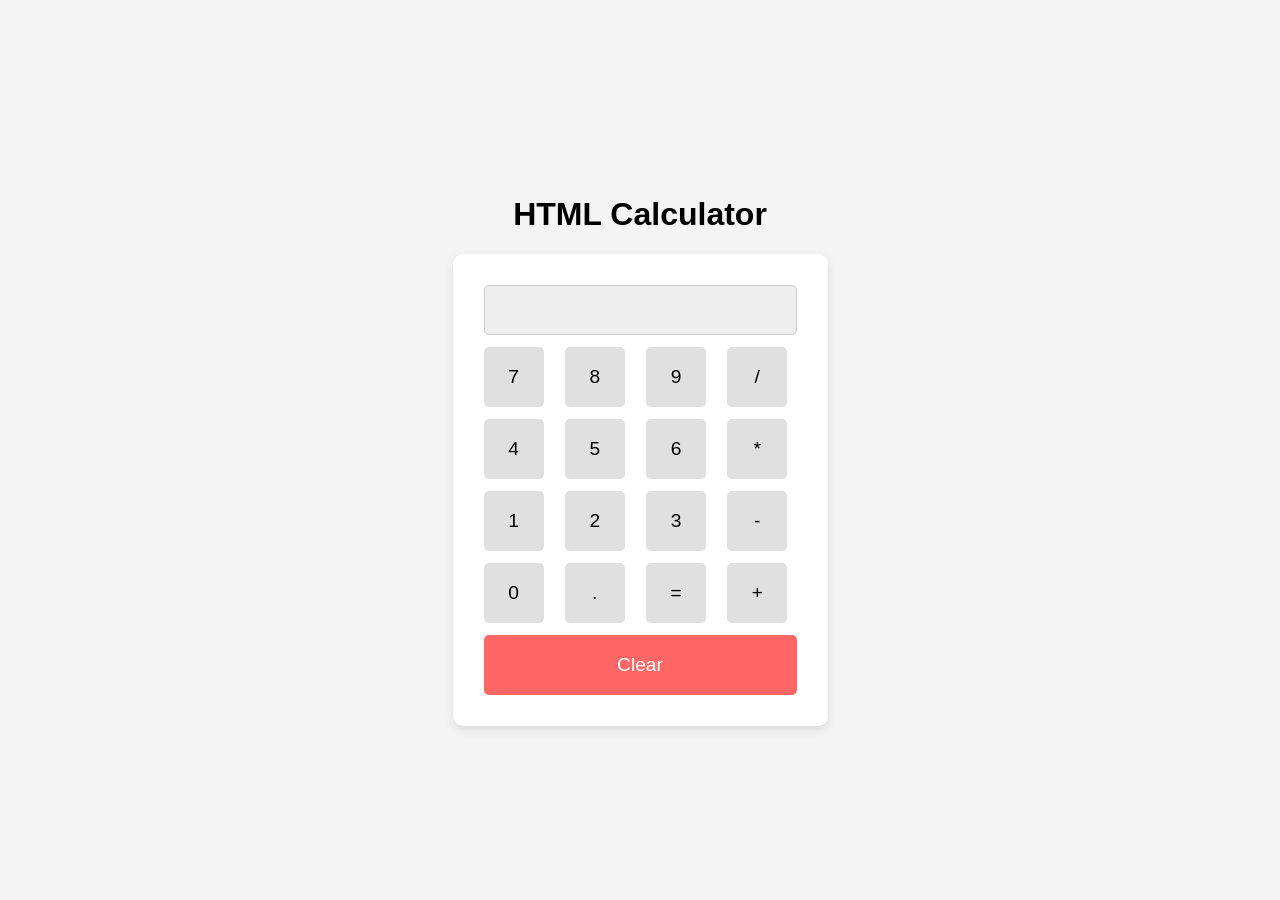
<file: index.html>
<!DOCTYPE html>
<html lang="en">
<head>
    <meta charset="UTF-8">
    <meta name="viewport" content="width=device-width, initial-scale=1.0">
    <title>Basic Calculator</title>
    <link rel="stylesheet" href="style.css">
    <script src="script.js" defer></script>
</head>
<body>
    <h1>HTML Calculator</h1>
    <table>
        <tr>
            <td colspan="4">
                <input type="text" id="display" disabled>
            </td>
        </tr>
        <tr>
            <td><button type="button">7</button></td>
            <td><button type="button">8</button></td>
            <td><button type="button">9</button></td>
            <td><button type="button">/</button></td>
        </tr>
        <tr>
            <td><button type="button">4</button></td>
            <td><button type="button">5</button></td>
            <td><button type="button">6</button></td>
            <td><button type="button">*</button></td>
        </tr>
        <tr>
            <td><button type="button">1</button></td>
            <td><button type="button">2</button></td>
            <td><button type="button">3</button></td>
            <td><button type="button">-</button></td>
        </tr>
        <tr>
            <td><button type="button">0</button></td>
            <td><button type="button">.</button></td>
            <td><button type="button">=</button></td>
            <td><button type="button">+</button></td>
        </tr>
        <tr>
            <td colspan="4">
                <button type="button" class="clear-btn">Clear</button>
            </td>
        </tr>
    </table>
</body>
</html>
</file>
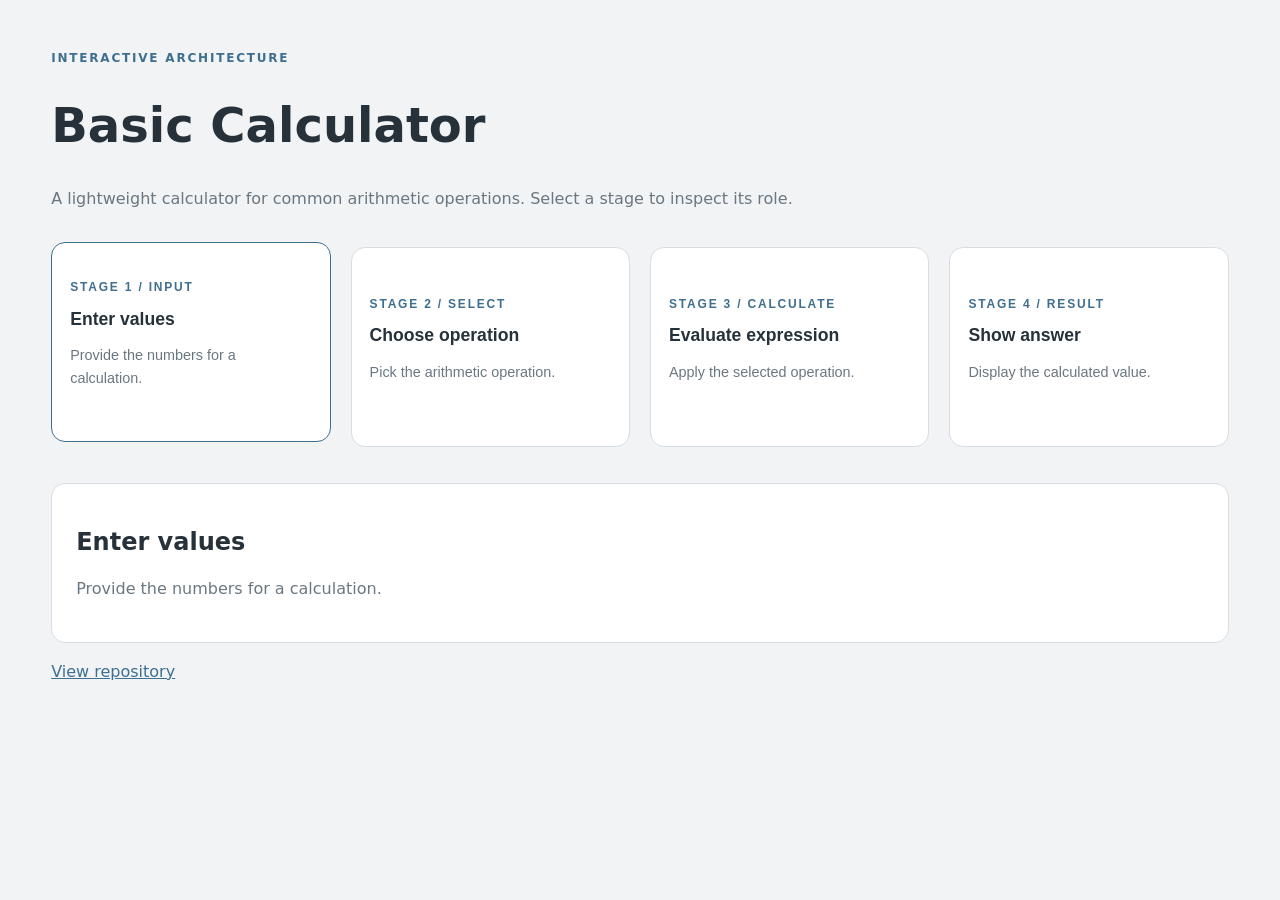
<file: architecture.html>
<!doctype html><html lang="en"><head><meta charset="utf-8"><meta name="viewport" content="width=device-width,initial-scale=1"><title>Basic Calculator Architecture</title><style>:root{--bg:#F1F3F5;--ink:#27313A;--muted:#6B7780;--line:#D7DDE2;--card:#FFFFFF;--a:#3E6F8F;font-family:system-ui,sans-serif}*{box-sizing:border-box}body{margin:0;padding:clamp(20px,4vw,56px);background:var(--bg);color:var(--ink)}main{max-width:1200px;margin:auto}.tag{color:var(--a);text-transform:uppercase;letter-spacing:.15em;font-size:.75rem;font-weight:800}h1{font-size:clamp(2rem,5vw,3rem)}p{color:var(--muted);line-height:1.6}.grid{display:grid;grid-template-columns:repeat(4,minmax(0,1fr));gap:20px;margin:36px 0}.stage{background:var(--card);color:var(--ink);border:1px solid var(--line);border-radius:14px;padding:22px 18px;min-height:200px;text-align:left;cursor:pointer;transition:transform .25s,border-color .25s}.stage:hover,.stage:focus-visible,.stage[aria-pressed=true]{transform:translateY(-5px);border-color:var(--a);outline:none}.stage h2{font-size:1.1rem}.stage p{font-size:.9rem}.detail{background:var(--card);border:1px solid var(--line);border-radius:14px;padding:24px}@media(max-width:800px){.grid{grid-template-columns:repeat(2,minmax(0,1fr))}}@media(max-width:500px){.grid{grid-template-columns:1fr}}@media(prefers-reduced-motion:reduce){*,*:before{transition:none!important}}</style></head><body><main><div class="tag">Interactive architecture</div><h1>Basic Calculator</h1><p>A lightweight calculator for common arithmetic operations. Select a stage to inspect its role.</p><section class="grid"><button class="stage" type="button" aria-pressed="true" data-i="0"><span class="tag">Stage 1 / INPUT</span><h2>Enter values</h2><p>Provide the numbers for a calculation.</p></button><button class="stage" type="button" aria-pressed="false" data-i="1"><span class="tag">Stage 2 / SELECT</span><h2>Choose operation</h2><p>Pick the arithmetic operation.</p></button><button class="stage" type="button" aria-pressed="false" data-i="2"><span class="tag">Stage 3 / CALCULATE</span><h2>Evaluate expression</h2><p>Apply the selected operation.</p></button><button class="stage" type="button" aria-pressed="false" data-i="3"><span class="tag">Stage 4 / RESULT</span><h2>Show answer</h2><p>Display the calculated value.</p></button></section><section class="detail" aria-live="polite"><h2 id="heading">Enter values</h2><p id="body">Provide the numbers for a calculation.</p></section><p><a href="https://github.com/chyk2468/Basic-Calculater" style="color:var(--a)">View repository</a></p></main><script>const stages=[["INPUT","Enter values","Provide the numbers for a calculation."],["SELECT","Choose operation","Pick the arithmetic operation."],["CALCULATE","Evaluate expression","Apply the selected operation."],["RESULT","Show answer","Display the calculated value."]];document.querySelectorAll('.stage').forEach(b=>b.addEventListener('click',()=>{document.querySelectorAll('.stage').forEach(x=>x.setAttribute('aria-pressed','false'));b.setAttribute('aria-pressed','true');document.querySelector('#heading').textContent=stages[+b.dataset.i][1];document.querySelector('#body').textContent=stages[+b.dataset.i][2]}))</script></body></html>
</file>
<file: style.css>
body {
    display: flex;
    flex-direction: column;
    align-items: center;
    justify-content: center;
    height: 100vh;
    margin: 0;
    font-family: Arial, sans-serif;
    background-color: #f4f4f4;
}

table {
    background-color: #fff;
    padding: 20px;
    border-radius: 10px;
    box-shadow: 0px 4px 10px rgba(0, 0, 0, 0.1);
    border-collapse: separate;
    border-spacing: 10px;
}

#display {
    width: 100%;
    height: 50px;
    font-size: 1.5rem;
    text-align: right;
    padding-right: 10px;
    border: 1px solid #ccc;
    border-radius: 5px;
    background-color: #eee;
    box-sizing: border-box;
}

button {
    width: 60px;
    height: 60px;
    font-size: 1.2rem;
    border: none;
    border-radius: 5px;
    background-color: #e0e0e0;
    cursor: pointer;
    transition: background-color 0.2s;
}

button:hover {
    background-color: #d0d0d0;
}

button[type="button"]:active {
    background-color: #c0c0c0;
}

.clear-btn {
    width: 100%;
    background-color: #ff6666;
    color: white;
}

.clear-btn:hover {
    background-color: #ff4d4d;
}
</file>
